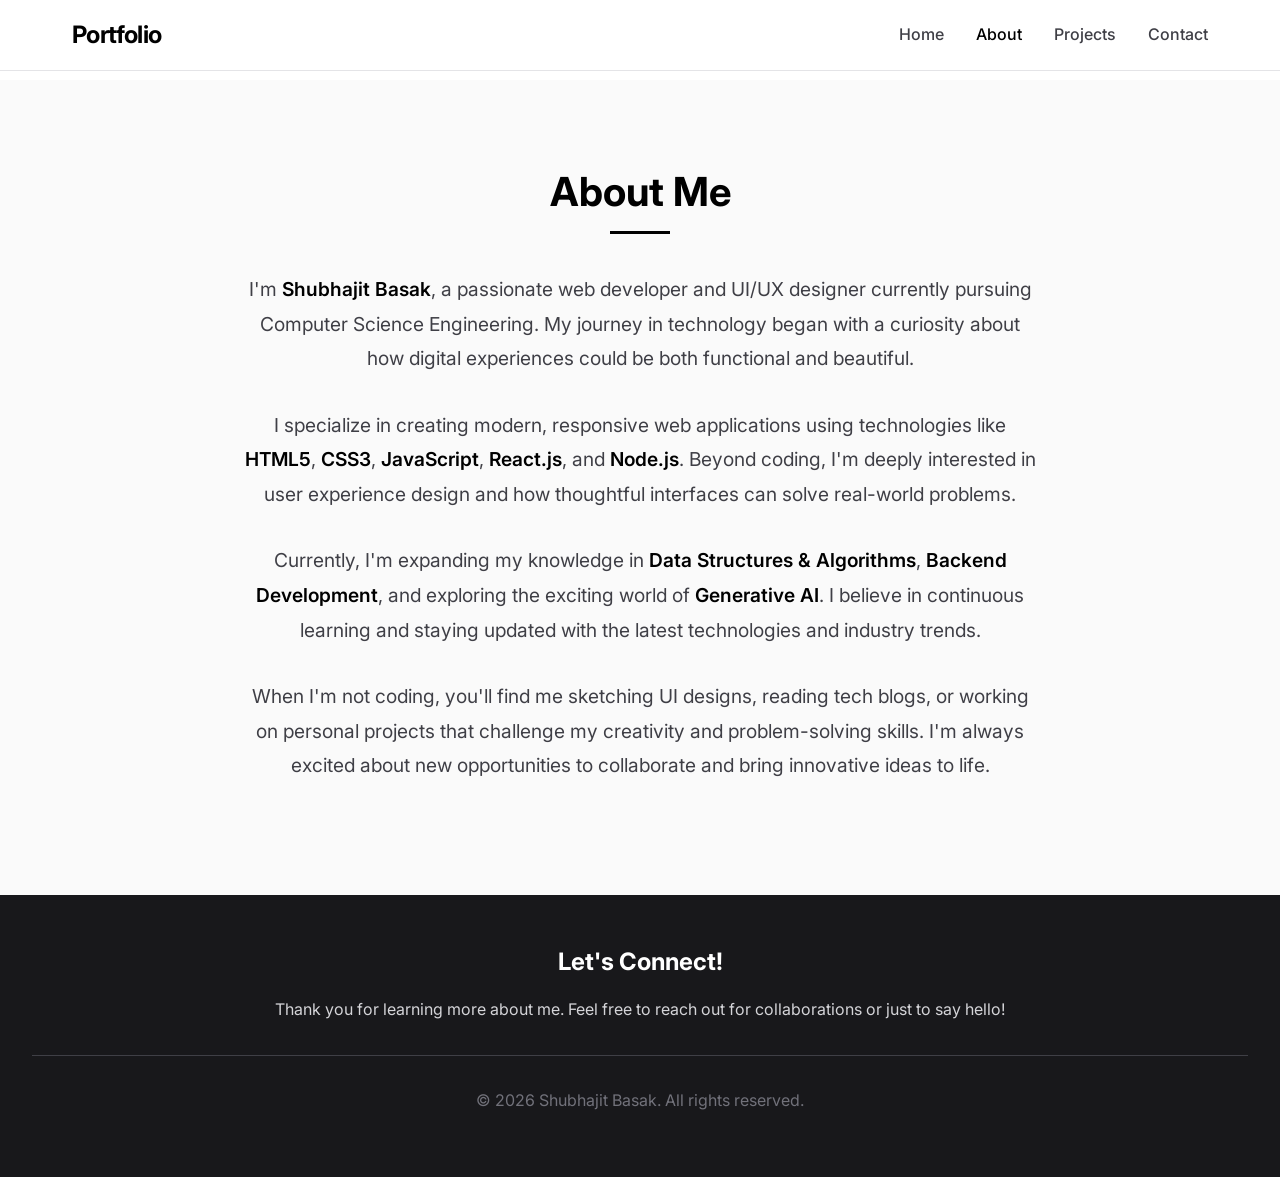
<file: about.html>
<!DOCTYPE html>
<html lang="en">
<head>
    <meta charset="UTF-8">
    <meta name="viewport" content="width=device-width, initial-scale=1.0">
    <title>About - Shubhajit Basak</title>
    <link rel="stylesheet" href="style.css">
    <link href="https://fonts.googleapis.com/css2?family=Inter:wght@300;400;500;600;700;800&display=swap" rel="stylesheet">
</head>
<body>
    <nav>
        <div class="nav-container">
            <a href="index.html" class="logo">Portfolio</a>
            
            <div class="mobile-menu-toggle">
                <span></span>
                <span></span>
                <span></span>
            </div>
            
            <ul class="nav-items">
                <li><a href="index.html">Home</a></li>
                <li><a href="about.html" style="color: black;">About</a></li>
                <li><a href="project.html">Projects</a></li>
                <li><a href="contact.html">Contact</a></li>
            </ul>
        </div>
    </nav>

    <section class="about" style="margin-top: 80px;">
        <div class="container">
            <h2 class="section-title">About Me</h2>
            <div class="about-content">
                <p class="about-text">
                    I'm <strong>Shubhajit Basak</strong>, a passionate web developer and UI/UX designer currently pursuing Computer Science Engineering. 
                    My journey in technology began with a curiosity about how digital experiences could be both functional and beautiful.
                </p>
                <p class="about-text">
                    I specialize in creating modern, responsive web applications using technologies like <strong>HTML5</strong>, <strong>CSS3</strong>, 
                    <strong>JavaScript</strong>, <strong>React.js</strong>, and <strong>Node.js</strong>. Beyond coding, I'm deeply interested in user experience 
                    design and how thoughtful interfaces can solve real-world problems.
                </p>
                <p class="about-text">
                    Currently, I'm expanding my knowledge in <strong>Data Structures & Algorithms</strong>, <strong>Backend Development</strong>, 
                    and exploring the exciting world of <strong>Generative AI</strong>. I believe in continuous learning and staying updated 
                    with the latest technologies and industry trends.
                </p>
                <p class="about-text">
                    When I'm not coding, you'll find me sketching UI designs, reading tech blogs, or working on personal projects 
                    that challenge my creativity and problem-solving skills. I'm always excited about new opportunities to collaborate 
                    and bring innovative ideas to life.
                </p>
            </div>
        </div>
    </section>

    <footer>
        <div class="footer-content">
            <h3>Let's Connect!</h3>
            <p>Thank you for learning more about me. Feel free to reach out for collaborations or just to say hello!</p>
            
            <div class="footer-bottom">
                <p>&copy; 2026 Shubhajit Basak. All rights reserved.</p>
            </div>
        </div>
    </footer>

    <script src="script.js"></script>
</body>
</html>
</file>
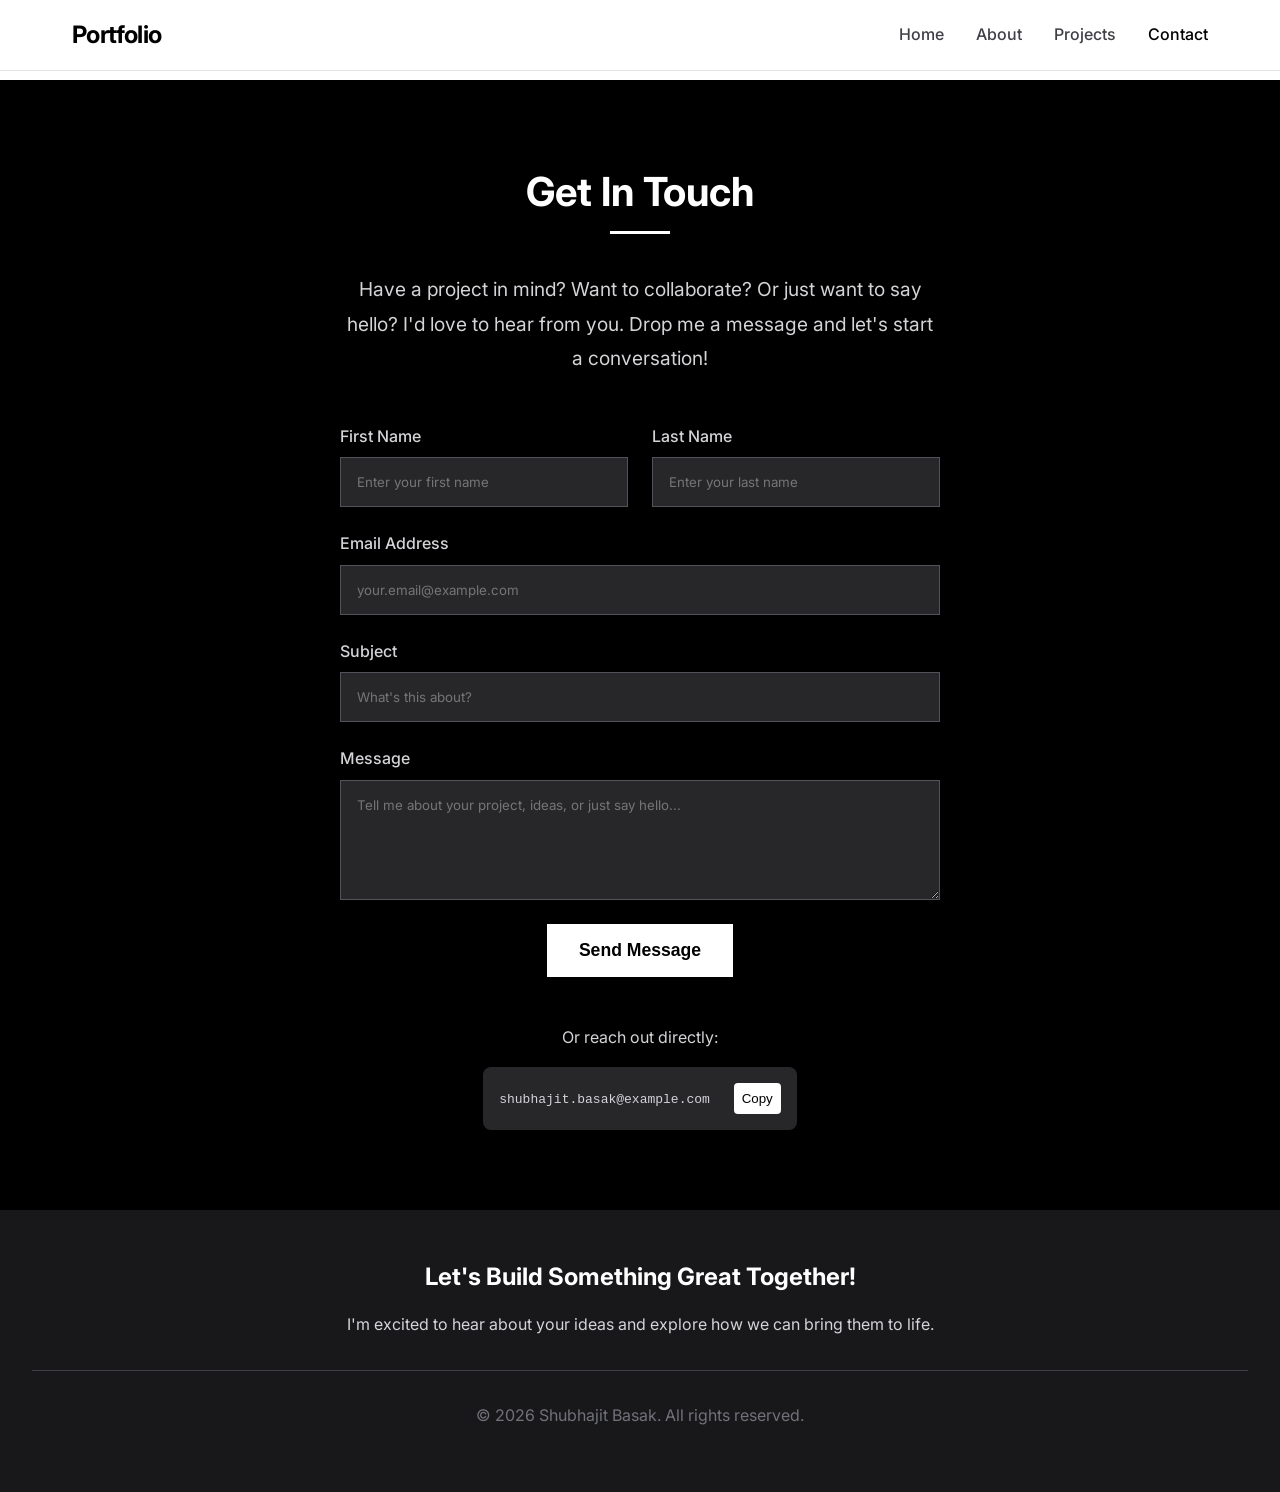
<file: contact.html>
<!DOCTYPE html>
<html lang="en">
<head>
    <meta charset="UTF-8">
    <meta name="viewport" content="width=device-width, initial-scale=1.0">
    <title>Contact - Shubhajit Basak</title>
    <link rel="stylesheet" href="style.css">
    <link href="https://fonts.googleapis.com/css2?family=Inter:wght@300;400;500;600;700;800&display=swap" rel="stylesheet">
</head>
<body>
    <nav>
        <div class="nav-container">
            <a href="index.html" class="logo">Portfolio</a>
            
            <div class="mobile-menu-toggle">
                <span></span>
                <span></span>
                <span></span>
            </div>
            
            <ul class="nav-items">
                <li><a href="index.html">Home</a></li>
                <li><a href="about.html">About</a></li>
                <li><a href="project.html">Projects</a></li>
                <li><a href="contact.html" style="color: black;">Contact</a></li>
            </ul>
        </div>
    </nav>

    <section class="contact" style="margin-top: 80px; min-height: 80vh;">
        <div class="container">
            <h2 class="section-title">Get In Touch</h2>
            <div class="contact-content">
                <p class="about-text text-center mb-4" style="color: var(--gray-300); max-width: 600px; margin: 0 auto 3rem;">
                    Have a project in mind? Want to collaborate? Or just want to say hello? 
                    I'd love to hear from you. Drop me a message and let's start a conversation!
                </p>
                
                <form class="contact-form">
                    <div class="form-row">
                        <div class="form-group">
                            <label for="firstName">First Name</label>
                            <input type="text" id="firstName" name="firstName" placeholder="Enter your first name" required>
                        </div>
                        <div class="form-group">
                            <label for="lastName">Last Name</label>
                            <input type="text" id="lastName" name="lastName" placeholder="Enter your last name" required>
                        </div>
                    </div>
                    
                    <div class="form-group">
                        <label for="email">Email Address</label>
                        <input type="email" id="email" name="email" placeholder="your.email@example.com" required>
                    </div>
                    
                    <div class="form-group">
                        <label for="subject">Subject</label>
                        <input type="text" id="subject" name="subject" placeholder="What's this about?" required>
                    </div>
                    
                    <div class="form-group">
                        <label for="message">Message</label>
                        <textarea id="message" name="message" placeholder="Tell me about your project, ideas, or just say hello..." required></textarea>
                    </div>
                    
                    <button type="submit" class="submit-btn">Send Message</button>
                </form>
                
                <div style="text-align: center; margin-top: 3rem; color: var(--gray-300);">
                    <p style="margin-bottom: 1rem;">Or reach out directly:</p>
                    <p style="font-family: monospace; background: var(--gray-800); padding: 1rem; border-radius: 8px; display: inline-block;">
                        shubhajit.basak@example.com
                        <button class="copy-btn" data-copy="shubhajit.basak@example.com" style="margin-left: 1rem; padding: 0.5rem; background: var(--primary-white); color: var(--primary-black); border: none; border-radius: 4px; cursor: pointer;">Copy</button>
                    </p>
                </div>
            </div>
        </div>
    </section>

    <footer>
        <div class="footer-content">
            <h3>Let's Build Something Great Together!</h3>
            <p>I'm excited to hear about your ideas and explore how we can bring them to life.</p>
            
            <div class="footer-bottom">
                <p>&copy; 2026 Shubhajit Basak. All rights reserved.</p>
            </div>
        </div>
    </footer>

    <script src="script.js"></script>
</body>
</html>
</file>
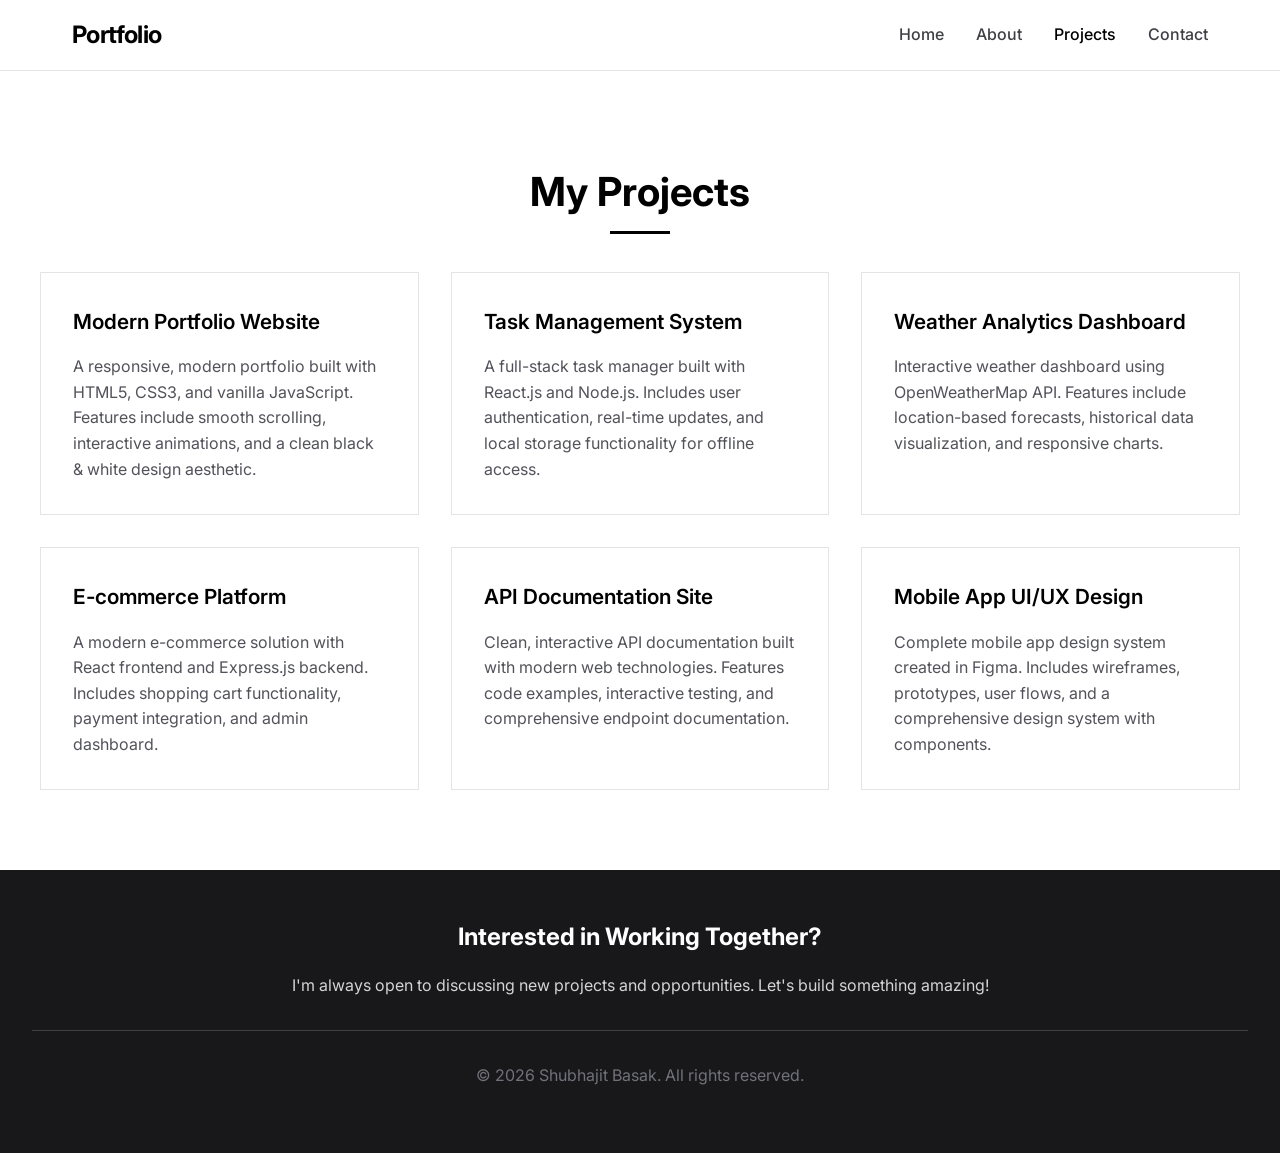
<file: project.html>
<!DOCTYPE html>
<html lang="en">
<head>
    <meta charset="UTF-8">
    <meta name="viewport" content="width=device-width, initial-scale=1.0">
    <title>Projects - Shubhajit Basak</title>
    <link rel="stylesheet" href="style.css">
    <link href="https://fonts.googleapis.com/css2?family=Inter:wght@300;400;500;600;700;800&display=swap" rel="stylesheet">
</head>
<body>
    <nav>
        <div class="nav-container">
            <a href="index.html" class="logo">Portfolio</a>
            
            <div class="mobile-menu-toggle">
                <span></span>
                <span></span>
                <span></span>
            </div>
            
            <ul class="nav-items">
                <li><a href="index.html">Home</a></li>
                <li><a href="about.html">About</a></li>
                <li><a href="project.html" style="color: black;">Projects</a></li>
                <li><a href="contact.html">Contact</a></li>
            </ul>
        </div>
    </nav>

    <section class="projects" style="margin-top: 80px; min-height: 80vh;">
        <div class="container">
            <h2 class="section-title">My Projects</h2>
            <div class="card-grid">
                <div class="card">
                    <h4>Modern Portfolio Website</h4>
                    <p>A responsive, modern portfolio built with HTML5, CSS3, and vanilla JavaScript. Features include smooth scrolling, interactive animations, and a clean black & white design aesthetic.</p>
                </div>
                <div class="card">
                    <h4>Task Management System</h4>
                    <p>A full-stack task manager built with React.js and Node.js. Includes user authentication, real-time updates, and local storage functionality for offline access.</p>
                </div>
                <div class="card">
                    <h4>Weather Analytics Dashboard</h4>
                    <p>Interactive weather dashboard using OpenWeatherMap API. Features include location-based forecasts, historical data visualization, and responsive charts.</p>
                </div>
                <div class="card">
                    <h4>E-commerce Platform</h4>
                    <p>A modern e-commerce solution with React frontend and Express.js backend. Includes shopping cart functionality, payment integration, and admin dashboard.</p>
                </div>
                <div class="card">
                    <h4>API Documentation Site</h4>
                    <p>Clean, interactive API documentation built with modern web technologies. Features code examples, interactive testing, and comprehensive endpoint documentation.</p>
                </div>
                <div class="card">
                    <h4>Mobile App UI/UX Design</h4>
                    <p>Complete mobile app design system created in Figma. Includes wireframes, prototypes, user flows, and a comprehensive design system with components.</p>
                </div>
            </div>
        </div>
    </section>

    <footer>
        <div class="footer-content">
            <h3>Interested in Working Together?</h3>
            <p>I'm always open to discussing new projects and opportunities. Let's build something amazing!</p>
            
            <div class="footer-bottom">
                <p>&copy; 2026 Shubhajit Basak. All rights reserved.</p>
            </div>
        </div>
    </footer>

    <script src="script.js"></script>
</body>
</html>
</file>
<file: style.css>
/* Modern Black & White Portfolio */
* {
    margin: 0;
    padding: 0;
    box-sizing: border-box;
}

:root {
    --primary-black: #000000;
    --primary-white: #ffffff;
    --gray-50: #fafafa;
    --gray-100: #f4f4f5;
    --gray-200: #e4e4e7;
    --gray-300: #d4d4d8;
    --gray-400: #a1a1aa;
    --gray-500: #71717a;
    --gray-600: #52525b;
    --gray-700: #3f3f46;
    --gray-800: #27272a;
    --gray-900: #18181b;
    --shadow-sm: 0 1px 2px 0 rgb(0 0 0 / 0.05);
    --shadow-md: 0 4px 6px -1px rgb(0 0 0 / 0.1);
    --shadow-lg: 0 10px 15px -3px rgb(0 0 0 / 0.1);
    --shadow-xl: 0 20px 25px -5px rgb(0 0 0 / 0.1);
    --transition: all 0.3s cubic-bezier(0.4, 0, 0.2, 1);
}

body {
    font-family: 'Inter', 'Segoe UI', system-ui, -apple-system, sans-serif;
    line-height: 1.6;
    color: var(--gray-900);
    background: var(--primary-white);
    overflow-x: hidden;
}

/* Navigation */
nav {
    position: fixed;
    top: 0;
    width: 100%;
    z-index: 1000;
    background: rgba(255, 255, 255, 0.9);
    backdrop-filter: blur(10px);
    border-bottom: 1px solid var(--gray-200);
    transition: var(--transition);
    transform: translateY(0);
}

nav.scrolled {
    background: rgba(255, 255, 255, 0.95);
    box-shadow: var(--shadow-md);
}

nav.nav-hidden {
    transform: translateY(-100%);
}

.nav-container {
    max-width: 1200px;
    margin: 0 auto;
    display: flex;
    align-items: center;
    justify-content: space-between;
    padding: 1rem 2rem;
}

.logo {
    font-size: 1.5rem;
    font-weight: 700;
    color: var(--primary-black);
    text-decoration: none;
    letter-spacing: -0.025em;
}

.nav-items {
    display: flex;
    list-style: none;
    gap: 2rem;
    align-items: center;
}

.nav-items a {
    color: var(--gray-700);
    text-decoration: none;
    font-weight: 500;
    position: relative;
    transition: var(--transition);
    padding: 0.5rem 0;
}

.nav-items a:hover {
    color: var(--primary-black);
}

.nav-items a::after {
    content: '';
    position: absolute;
    bottom: 0;
    left: 0;
    height: 2px;
    width: 0;
    background: var(--primary-black);
    transition: var(--transition);
}

.nav-items a:hover::after {
    width: 100%;
}

.mobile-menu-toggle {
    display: none;
    flex-direction: column;
    cursor: pointer;
    gap: 4px;
}

.mobile-menu-toggle span {
    width: 25px;
    height: 3px;
    background: var(--primary-black);
    transition: var(--transition);
}

/* Hero Section */
.hero {
    min-height: 100vh;
    display: flex;
    align-items: center;
    justify-content: center;
    text-align: center;
    padding: 8rem 2rem 4rem;
    background: var(--primary-white);
    position: relative;
}

.hero::before {
    content: '';
    position: absolute;
    top: 0;
    left: 0;
    right: 0;
    bottom: 0;
    background: linear-gradient(45deg, transparent 49%, var(--gray-50) 49%, var(--gray-50) 51%, transparent 51%);
    background-size: 60px 60px;
    opacity: 0.3;
    z-index: 0;
}

.hero-content {
    position: relative;
    z-index: 1;
    max-width: 800px;
}

.hero-title {
    font-size: clamp(2.5rem, 5vw, 4rem);
    font-weight: 800;
    color: var(--primary-black);
    margin-bottom: 1.5rem;
    letter-spacing: -0.02em;
    line-height: 1.2;
}

.hero-subtitle {
    font-size: clamp(1.2rem, 2.5vw, 1.5rem);
    color: var(--gray-600);
    margin-bottom: 2.5rem;
    font-weight: 400;
}

.hero-name {
    color: var(--primary-black);
    position: relative;
    display: inline-block;
}

.hero-name::after {
    content: '';
    position: absolute;
    bottom: -5px;
    left: 0;
    width: 100%;
    height: 3px;
    background: var(--primary-black);
}

.cta-button {
    display: inline-block;
    padding: 1rem 2rem;
    background: var(--primary-black);
    color: var(--primary-white);
    text-decoration: none;
    font-weight: 600;
    border: 2px solid var(--primary-black);
    transition: var(--transition);
    cursor: pointer;
    font-size: 1.1rem;
    border: none;
}

.cta-button:hover {
    background: var(--primary-white);
    color: var(--primary-black);
    border-color: var(--primary-black);
    transform: translateY(-2px);
    box-shadow: var(--shadow-lg);
}

/* Section Styles */
section {
    padding: 5rem 2rem;
    opacity: 0;
    transform: translateY(30px);
    transition: all 0.6s ease;
}

section.revealed {
    opacity: 1;
    transform: translateY(0);
}

.section-title {
    font-size: clamp(2rem, 4vw, 2.5rem);
    text-align: center;
    margin-bottom: 3rem;
    font-weight: 700;
    color: var(--primary-black);
    position: relative;
}

.section-title::after {
    content: '';
    position: absolute;
    bottom: -10px;
    left: 50%;
    transform: translateX(-50%);
    width: 60px;
    height: 3px;
    background: var(--primary-black);
}

.container {
    max-width: 1200px;
    margin: 0 auto;
}

/* About Section */
.about {
    background: var(--gray-50);
}

.about-content {
    max-width: 800px;
    margin: 0 auto;
    text-align: center;
}

.about-text {
    font-size: 1.2rem;
    line-height: 1.8;
    color: var(--gray-700);
    margin-bottom: 2rem;
}

.about-text strong {
    color: var(--primary-black);
    font-weight: 600;
}

/* Projects Section */
.projects {
    background: var(--primary-white);
}

.card-grid {
    display: grid;
    grid-template-columns: repeat(auto-fit, minmax(300px, 1fr));
    gap: 2rem;
    margin-top: 2rem;
}

.card {
    background: var(--primary-white);
    border: 1px solid var(--gray-200);
    padding: 2rem;
    transition: var(--transition);
    cursor: pointer;
}

.card:hover {
    border-color: var(--primary-black);
    box-shadow: var(--shadow-xl);
    transform: translateY(-5px);
}

.card h4 {
    font-size: 1.3rem;
    font-weight: 600;
    margin-bottom: 1rem;
    color: var(--primary-black);
}

.card p {
    color: var(--gray-600);
    line-height: 1.6;
}

/* Skills Section */
.skills {
    background: var(--gray-50);
}

.skills-grid {
    display: grid;
    grid-template-columns: repeat(auto-fit, minmax(250px, 1fr));
    gap: 2rem;
    margin-top: 2rem;
}

.skill-card {
    background: var(--primary-white);
    padding: 1.5rem;
    border: 1px solid var(--gray-200);
    transition: var(--transition);
}

.skill-card:hover {
    border-color: var(--primary-black);
    transform: translateY(-3px);
}

.skill-card h4 {
    font-size: 1.2rem;
    font-weight: 600;
    margin-bottom: 1rem;
    color: var(--primary-black);
}

.skill-list {
    display: flex;
    flex-wrap: wrap;
    gap: 0.5rem;
    list-style: none;
}

.skill-badge {
    background: var(--primary-black);
    color: var(--primary-white);
    padding: 0.4rem 0.8rem;
    font-size: 0.9rem;
    font-weight: 500;
    transition: var(--transition);
}

.skill-badge:hover {
    background: var(--gray-800);
}

/* Gallery Section */
.gallery {
    background: var(--primary-white);
}

.gallery-grid {
    display: grid;
    grid-template-columns: repeat(auto-fit, minmax(250px, 1fr));
    gap: 1.5rem;
    margin-top: 2rem;
}

.gallery-item {
    cursor: pointer;
    transition: var(--transition);
    background: var(--primary-white);
    border: 1px solid var(--gray-200);
    overflow: hidden;
}

.gallery-item:hover {
    transform: scale(1.02);
    box-shadow: var(--shadow-lg);
}

.gallery-item img {
    width: 100%;
    height: 200px;
    object-fit: cover;
    display: block;
    filter: grayscale(100%);
    transition: var(--transition);
}

.gallery-item:hover img {
    filter: grayscale(0%);
}

.gallery-item figcaption {
    padding: 1rem;
    font-weight: 500;
    color: var(--gray-700);
    text-align: center;
}

/* Contact Section */
.contact {
    background: var(--primary-black);
    color: var(--primary-white);
}

.contact .section-title {
    color: var(--primary-white);
}

.contact .section-title::after {
    background: var(--primary-white);
}

.contact-content {
    max-width: 600px;
    margin: 0 auto;
}

.contact-form {
    display: grid;
    gap: 1.5rem;
}

.form-row {
    display: grid;
    grid-template-columns: 1fr 1fr;
    gap: 1.5rem;
}

.form-group {
    display: flex;
    flex-direction: column;
}

.form-group label {
    margin-bottom: 0.5rem;
    font-weight: 500;
    color: var(--gray-300);
}

.form-group input,
.form-group textarea {
    padding: 1rem;
    border: 1px solid var(--gray-600);
    background: var(--gray-800);
    color: var(--primary-white);
    font-family: inherit;
    transition: var(--transition);
}

.form-group input:focus,
.form-group textarea:focus {
    outline: none;
    border-color: var(--primary-white);
    background: var(--gray-700);
}

.form-group textarea {
    min-height: 120px;
    resize: vertical;
}

.submit-btn {
    padding: 1rem 2rem;
    background: var(--primary-white);
    color: var(--primary-black);
    border: none;
    font-weight: 600;
    font-size: 1.1rem;
    cursor: pointer;
    transition: var(--transition);
    justify-self: center;
}

.submit-btn:hover {
    background: var(--gray-200);
    transform: translateY(-2px);
}

.submit-btn:disabled {
    opacity: 0.7;
    cursor: not-allowed;
}

/* Footer */
footer {
    background: var(--gray-900);
    color: var(--gray-300);
    text-align: center;
    padding: 3rem 2rem 2rem;
}

.footer-content h3 {
    font-size: 1.5rem;
    margin-bottom: 1rem;
    color: var(--primary-white);
}

.footer-content p {
    line-height: 1.6;
    margin-bottom: 2rem;
}

.footer-bottom {
    border-top: 1px solid var(--gray-700);
    padding-top: 2rem;
    margin-top: 2rem;
    color: var(--gray-500);
}

/* Modal */
.modal-overlay {
    position: fixed;
    top: 0;
    left: 0;
    width: 100%;
    height: 100%;
    background: rgba(0, 0, 0, 0.9);
    display: flex;
    align-items: center;
    justify-content: center;
    z-index: 2000;
    animation: fadeIn 0.3s ease;
}

.modal-content {
    position: relative;
    max-width: 90vw;
    max-height: 90vh;
}

.modal-content img {
    max-width: 100%;
    max-height: 100%;
    object-fit: contain;
}

.modal-close {
    position: absolute;
    top: -50px;
    right: 0;
    background: none;
    border: none;
    color: var(--primary-white);
    font-size: 2rem;
    cursor: pointer;
    padding: 0.5rem;
}

/* Responsive Design */
@media (max-width: 768px) {
    .mobile-menu-toggle {
        display: flex;
    }
    
    .nav-items {
        position: absolute;
        top: 100%;
        left: 0;
        width: 100%;
        background: rgba(255, 255, 255, 0.95);
        backdrop-filter: blur(10px);
        flex-direction: column;
        padding: 2rem;
        gap: 1rem;
        transform: translateY(-100%);
        opacity: 0;
        visibility: hidden;
        transition: var(--transition);
    }
    
    .nav-items.active {
        transform: translateY(0);
        opacity: 1;
        visibility: visible;
    }
    
    .hero {
        padding: 6rem 1rem 3rem;
    }
    
    section {
        padding: 3rem 1rem;
    }
    
    .card-grid {
        grid-template-columns: 1fr;
        gap: 1.5rem;
    }
    
    .skills-grid {
        grid-template-columns: 1fr;
        gap: 1.5rem;
    }
    
    .form-row {
        grid-template-columns: 1fr;
    }
}

/* Animations */
@keyframes fadeIn {
    from {
        opacity: 0;
    }
    to {
        opacity: 1;
    }
}

/* Utility Classes */
.text-center { text-align: center; }
.mb-2 { margin-bottom: 1rem; }
.mb-4 { margin-bottom: 2rem; }
.mt-2 { margin-top: 1rem; }
.mt-4 { margin-top: 2rem; }

/* End of Modern Portfolio CSS */
</file>
